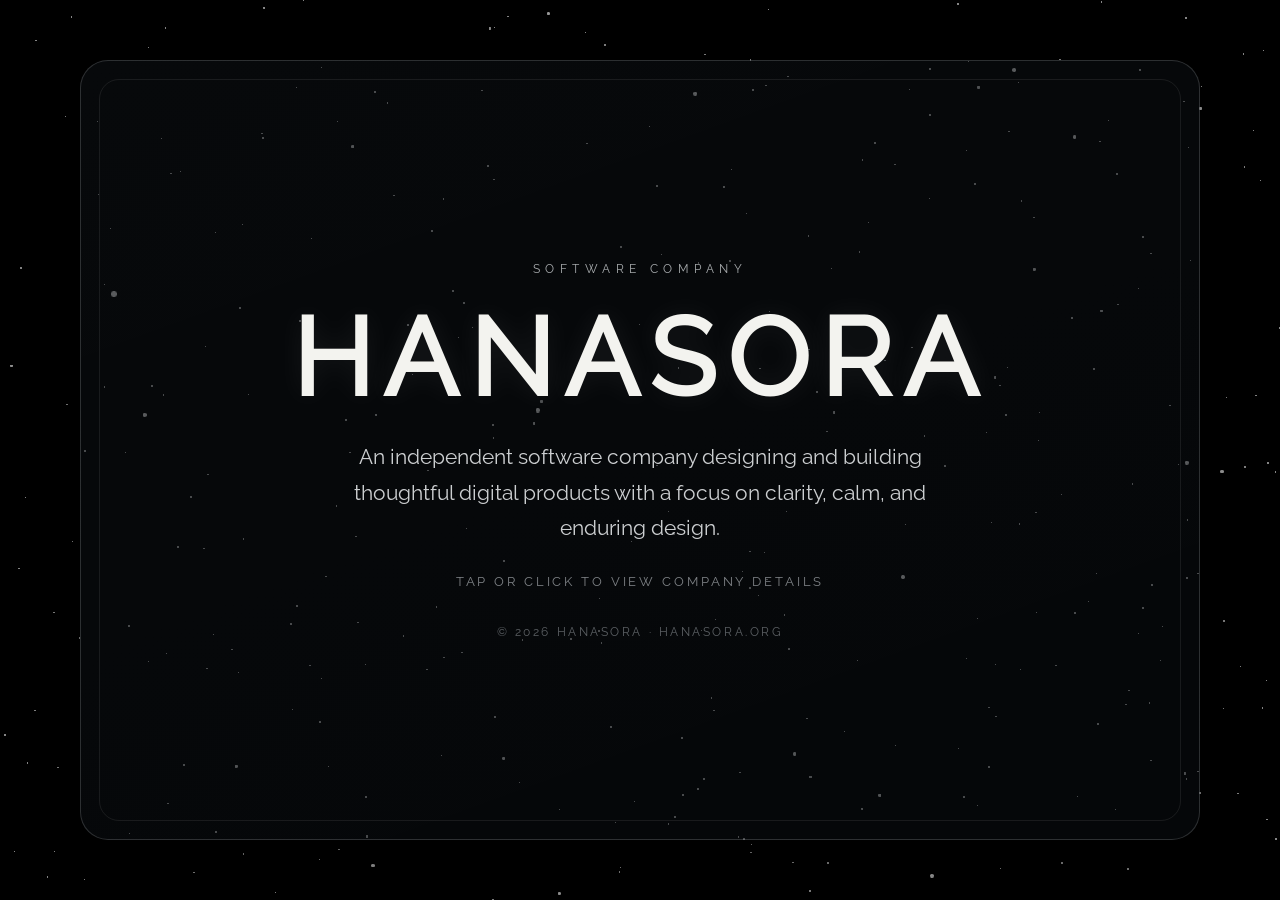
<file: index.html>
<!DOCTYPE html>
<html lang="en">
  <head>
    <meta charset="UTF-8" />
    <meta
      name="viewport"
      content="width=device-width, initial-scale=1, maximum-scale=1"
    />
    <meta
      name="description"
      content="Hanasora is an independent software company designing and building thoughtful digital products and applications, with a focus on clarity, craft, and enduring design."
    />
    <meta name="theme-color" content="#050608" />
    <meta name="author" content="Hanasora" />
    <link rel="canonical" href="https://hanasora.org/" />

    <meta property="og:type" content="website" />
    <meta property="og:site_name" content="Hanasora" />
    <meta property="og:title" content="Hanasora — Software company" />
    <meta
      property="og:description"
      content="An independent software company designing and building thoughtful digital products and applications."
    />
    <meta property="og:url" content="https://hanasora.org/" />
    <meta name="twitter:card" content="summary" />
    <meta name="twitter:title" content="Hanasora — Software company" />
    <meta
      name="twitter:description"
      content="An independent software company designing and building thoughtful digital products and applications."
    />

    <link rel="icon" type="image/png" href="static/img/star.png" />
    <link rel="apple-touch-icon" href="static/img/star.png" />

    <title>Hanasora — Software company</title>
    <link rel="stylesheet" type="text/css" href="static/css/index.css" />
    <link rel="stylesheet" type="text/css" href="static/css/raleway.css" />
    <script src="static/js/three.min.js"></script>
  </head>
  <body id="body">
    <main class="site-shell">
      <section id="flip-card" class="flip-card" aria-label="Hanasora company profile">
        <div id="flip-card-inner" class="flip-card-inner">
          <article
            id="flip-card-front"
            class="flip-card-front"
            tabindex="0"
            role="button"
            aria-label="Open Hanasora company information"
          >
            <div class="hero-mark">
              <p class="eyebrow">Software company</p>
              <h1 id="heading" class="heading">HANASORA</h1>
              <p class="hero-copy">
                An independent software company designing and building
                thoughtful digital products with a focus on clarity, calm, and
                enduring design.
              </p>
              <p class="hero-hint">Tap or click to view company details</p>
              <p class="card-meta">© 2026 Hanasora · hanasora.org</p>
            </div>
          </article>

          <article id="flip-card-back" class="flip-card-back">
            <div class="panel">
              <header class="panel-header">
                <div>
                  <p class="eyebrow">Company overview</p>
                  <h2 class="panel-title">HANASORA</h2>
                </div>
                <button
                  id="close-card"
                  class="ghost-button"
                  type="button"
                  aria-label="Close company information"
                >
                  Close
                </button>
              </header>

              <nav class="panel-nav" aria-label="Company sections">
                <a href="#about" class="nav-pill">About</a>
                <a href="#services" class="nav-pill">What we do</a>
                <a href="#approach" class="nav-pill">Approach</a>
                <a href="#contact" class="nav-pill">Contact</a>
                <a href="privacy.html" class="nav-pill">Privacy</a>
              </nav>

              <div class="panel-grid">
                <section id="about" class="info-card info-card-wide">
                  <h3>About</h3>
                  <p>
                    Hanasora is an independent software company developing
                    digital products and applications across a range of
                    projects. We work end to end — from concept and design
                    through engineering, release, and ongoing refinement.
                  </p>
                  <p>
                    Our work spans consumer and project-based software, united
                    by a single goal: building tools that are considered,
                    dependable, and a pleasure to use.
                  </p>
                </section>

                <section id="services" class="info-card">
                  <h3>What we do</h3>
                  <ul>
                    <li>Design and develop software applications</li>
                    <li>Shape product identities and user experiences</li>
                    <li>Engineer reliable, maintainable systems</li>
                    <li>Support and improve products over time</li>
                  </ul>
                </section>

                <section id="approach" class="info-card">
                  <h3>Approach</h3>
                  <p>
                    Our design language draws on Scandinavian and Japanese
                    traditions: simplicity, restraint, utility, and respect for
                    detail.
                  </p>
                  <p>
                    We favour software that feels clean and calm — easy to
                    understand, quiet in use, and built to last.
                  </p>
                </section>

                <section class="info-card">
                  <h3>Principles</h3>
                  <ul>
                    <li>Human-centered product thinking</li>
                    <li>Careful interface design and visual consistency</li>
                    <li>Privacy and trust by default</li>
                    <li>Long-term maintainability and refinement</li>
                  </ul>
                </section>

                <section class="info-card">
                  <h3>Company</h3>
                  <p>
                    Hanasora operates as an independent software company,
                    developing and maintaining its products and related digital
                    services.
                  </p>
                  <p class="fine-print">
                    Product-specific information may be provided on dedicated
                    product pages where applicable.
                  </p>
                </section>

                <section id="contact" class="info-card info-card-wide">
                  <h3>Contact</h3>
                  <p>
                    For support, business inquiries, or partnership-related
                    communication, please reach us by email.
                  </p>
                  <p class="contact-line">
                    <a href="mailto:mail@hanasora.org">mail@hanasora.org</a>
                  </p>
                </section>
              </div>

              <footer class="panel-footer">
                <span>© 2026 Hanasora</span>
                <span class="panel-footer-links">
                  <a href="mailto:mail@hanasora.org">mail@hanasora.org</a>
                  <a href="privacy.html">Privacy</a>
                </span>
              </footer>
            </div>
          </article>
        </div>
      </section>
    </main>

    <script>
      const flipCard = document.getElementById("flip-card");
      const frontCard = document.getElementById("flip-card-front");
      const closeCard = document.getElementById("close-card");

      function openCard() {
        flipCard.classList.add("turn");
      }

      function closePanel() {
        flipCard.classList.remove("turn");
      }

      frontCard.addEventListener("click", openCard);
      frontCard.addEventListener("keydown", function (event) {
        if (event.key === "Enter" || event.key === " ") {
          event.preventDefault();
          openCard();
        }
      });

      closeCard.addEventListener("click", closePanel);

      document.addEventListener("click", function (event) {
        if (!flipCard.classList.contains("turn")) return;
        if (!event.target.closest(".panel") && !event.target.closest(".hero-mark")) {
          closePanel();
        }
      });

      function updateOrientation() {
        const vw = Math.max(document.documentElement.clientWidth || 0, window.innerWidth || 0);
        const vh = Math.max(document.documentElement.clientHeight || 0, window.innerHeight || 0);
        document.body.style.width = vw + "px";
        document.body.style.height = vh + "px";

        if (window.camera && window.renderer) {
          camera.aspect = vw / vh;
          camera.updateProjectionMatrix();
          renderer.setSize(vw, vh);
        }
      }

      window.addEventListener("orientationchange", updateOrientation, false);
      window.addEventListener("resize", updateOrientation, false);
    </script>
    <script src="static/js/stars.js"></script>
  </body>
</html>
</file>
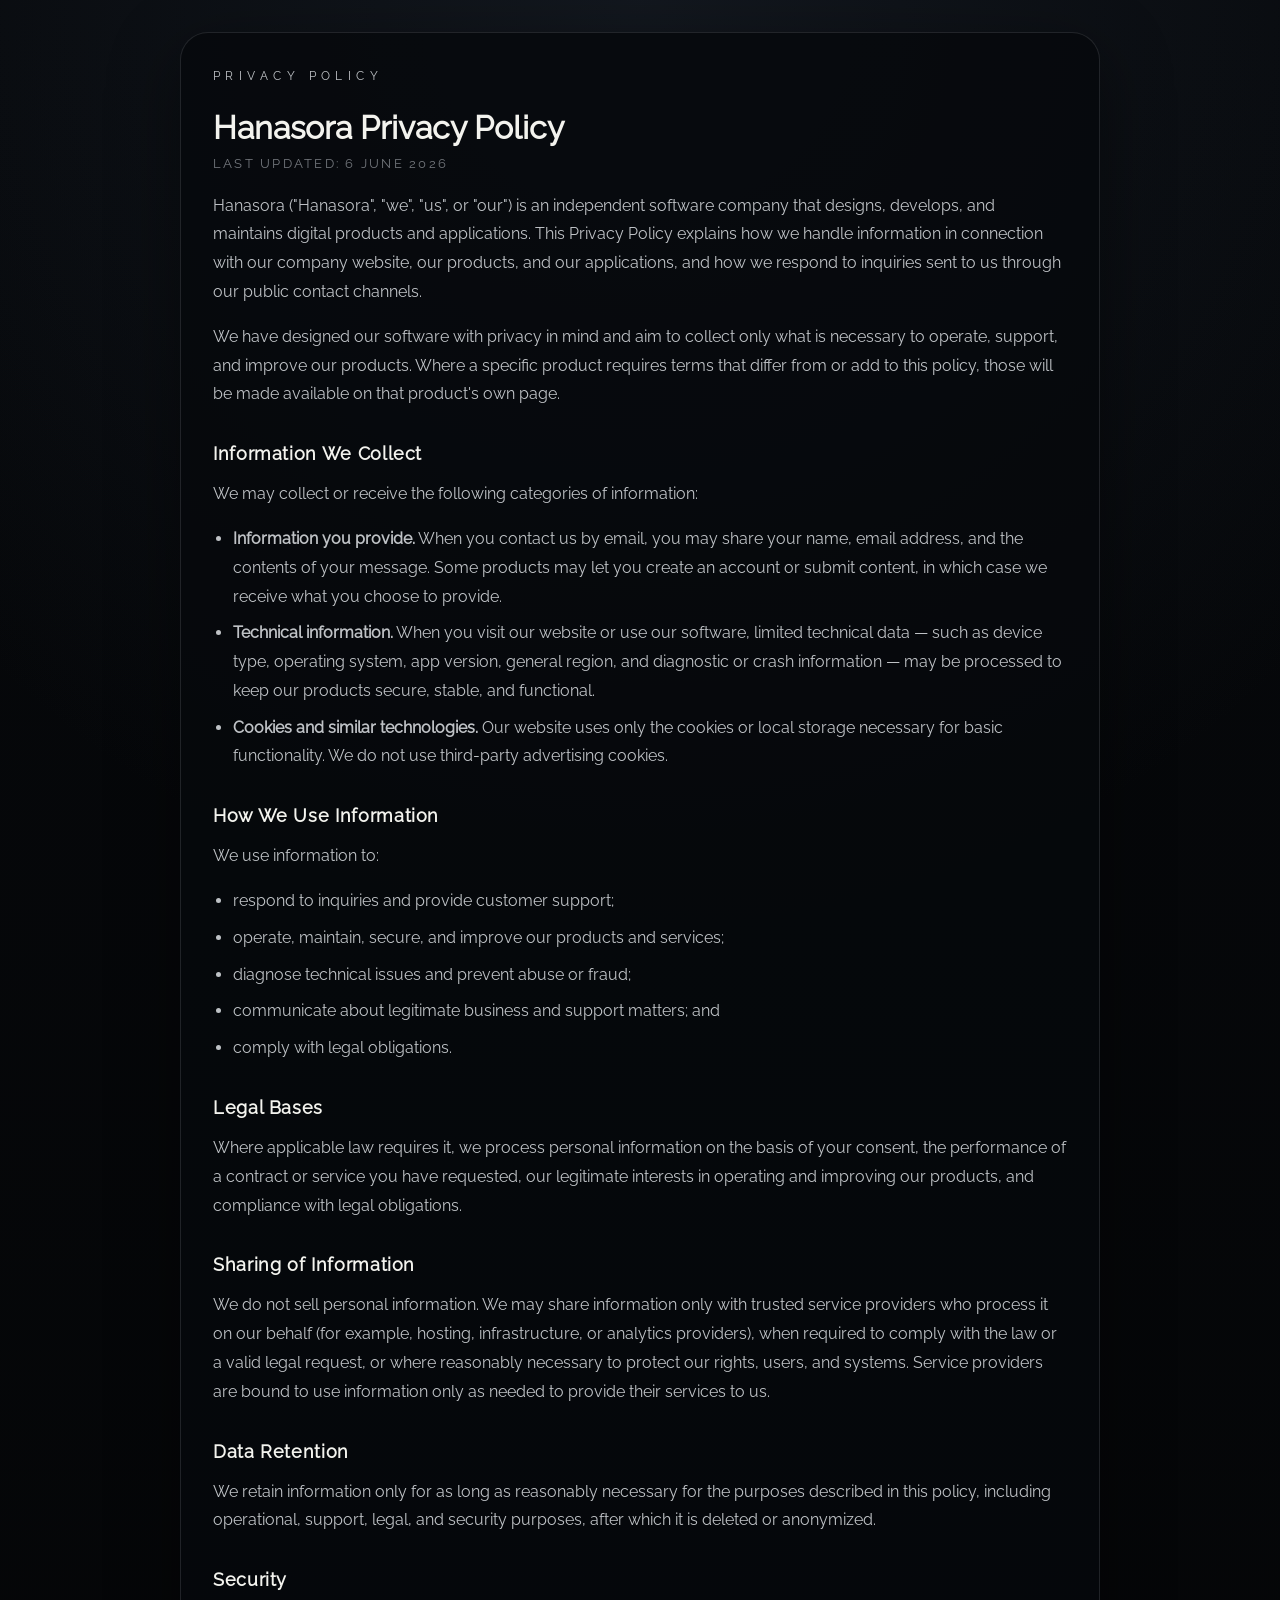
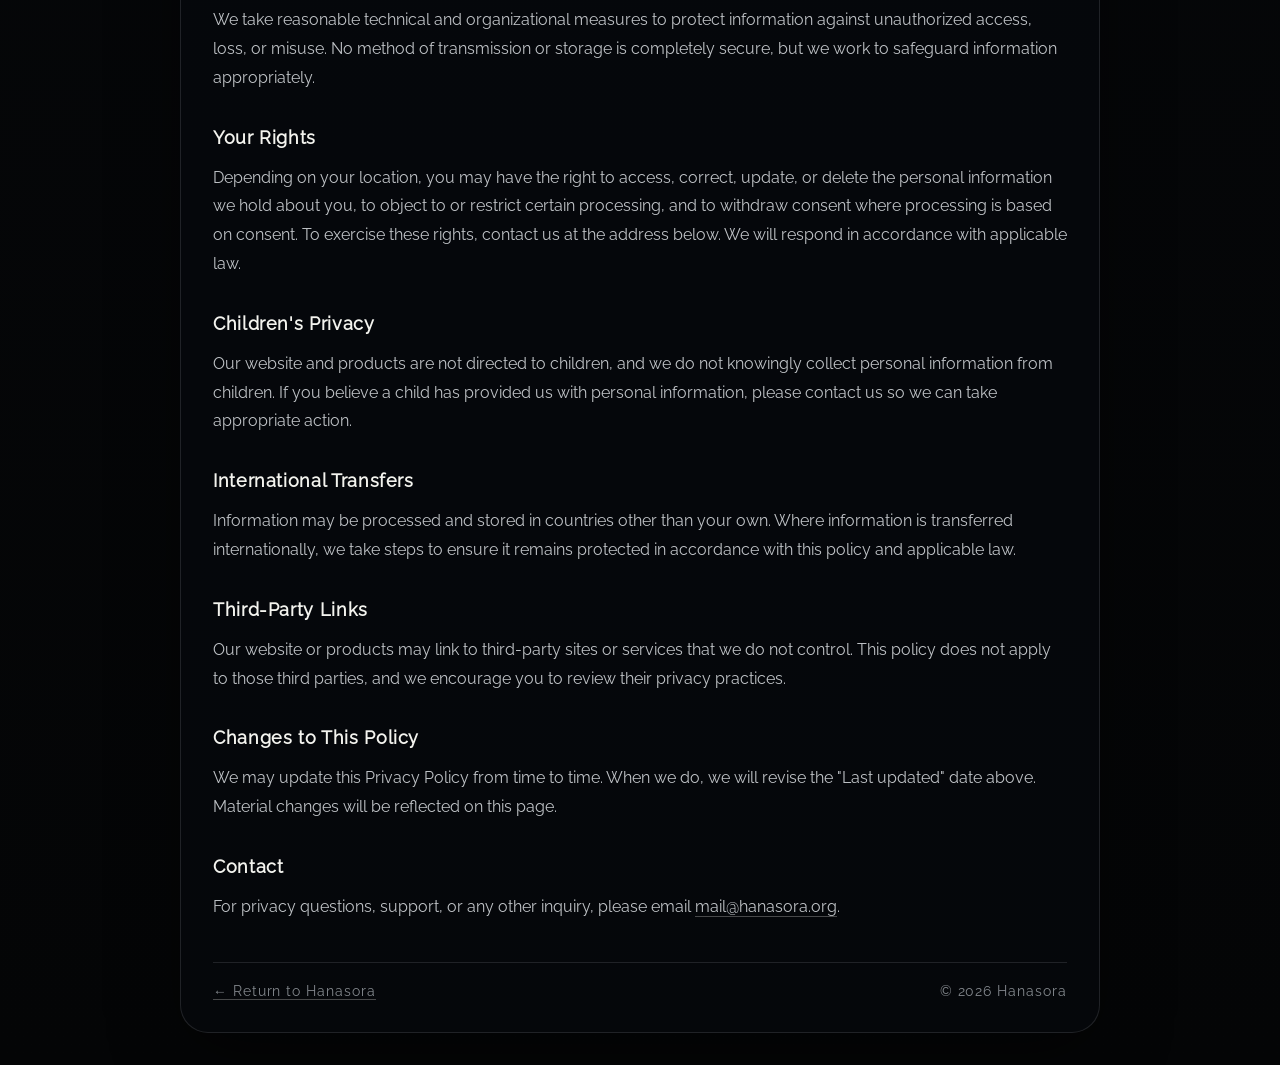
<file: privacy.html>
<!DOCTYPE html>
<html lang="en">
  <head>
    <meta charset="UTF-8" />
    <meta
      name="viewport"
      content="width=device-width, initial-scale=1, maximum-scale=1"
    />
    <meta
      name="description"
      content="Privacy policy for Hanasora — how we handle information across our company website, products, and applications."
    />
    <meta name="theme-color" content="#050608" />
    <link rel="canonical" href="https://hanasora.org/privacy.html" />
    <link rel="icon" type="image/png" href="static/img/star.png" />
    <link rel="apple-touch-icon" href="static/img/star.png" />
    <title>Hanasora — Privacy Policy</title>
    <link rel="stylesheet" type="text/css" href="static/css/index.css" />
    <link rel="stylesheet" type="text/css" href="static/css/raleway.css" />
  </head>
  <body class="privacy-page">
    <main class="privacy-wrapper">
      <p class="eyebrow">Privacy policy</p>
      <h1>Hanasora Privacy Policy</h1>
      <p class="doc-meta">Last updated: 6 June 2026</p>

      <p>
        Hanasora ("Hanasora", "we", "us", or "our") is an independent software
        company that designs, develops, and maintains digital products and
        applications. This Privacy Policy explains how we handle information in
        connection with our company website, our products, and our
        applications, and how we respond to inquiries sent to us through our
        public contact channels.
      </p>
      <p>
        We have designed our software with privacy in mind and aim to collect
        only what is necessary to operate, support, and improve our products.
        Where a specific product requires terms that differ from or add to this
        policy, those will be made available on that product's own page.
      </p>

      <h2>Information We Collect</h2>
      <p>We may collect or receive the following categories of information:</p>
      <ul>
        <li>
          <strong>Information you provide.</strong> When you contact us by
          email, you may share your name, email address, and the contents of
          your message. Some products may let you create an account or submit
          content, in which case we receive what you choose to provide.
        </li>
        <li>
          <strong>Technical information.</strong> When you visit our website or
          use our software, limited technical data — such as device type,
          operating system, app version, general region, and diagnostic or
          crash information — may be processed to keep our products secure,
          stable, and functional.
        </li>
        <li>
          <strong>Cookies and similar technologies.</strong> Our website uses
          only the cookies or local storage necessary for basic functionality.
          We do not use third-party advertising cookies.
        </li>
      </ul>

      <h2>How We Use Information</h2>
      <p>We use information to:</p>
      <ul>
        <li>respond to inquiries and provide customer support;</li>
        <li>operate, maintain, secure, and improve our products and services;</li>
        <li>diagnose technical issues and prevent abuse or fraud;</li>
        <li>communicate about legitimate business and support matters; and</li>
        <li>comply with legal obligations.</li>
      </ul>

      <h2>Legal Bases</h2>
      <p>
        Where applicable law requires it, we process personal information on the
        basis of your consent, the performance of a contract or service you have
        requested, our legitimate interests in operating and improving our
        products, and compliance with legal obligations.
      </p>

      <h2>Sharing of Information</h2>
      <p>
        We do not sell personal information. We may share information only with
        trusted service providers who process it on our behalf (for example,
        hosting, infrastructure, or analytics providers), when required to
        comply with the law or a valid legal request, or where reasonably
        necessary to protect our rights, users, and systems. Service providers
        are bound to use information only as needed to provide their services to
        us.
      </p>

      <h2>Data Retention</h2>
      <p>
        We retain information only for as long as reasonably necessary for the
        purposes described in this policy, including operational, support,
        legal, and security purposes, after which it is deleted or anonymized.
      </p>

      <h2>Security</h2>
      <p>
        We take reasonable technical and organizational measures to protect
        information against unauthorized access, loss, or misuse. No method of
        transmission or storage is completely secure, but we work to safeguard
        information appropriately.
      </p>

      <h2>Your Rights</h2>
      <p>
        Depending on your location, you may have the right to access, correct,
        update, or delete the personal information we hold about you, to object
        to or restrict certain processing, and to withdraw consent where
        processing is based on consent. To exercise these rights, contact us at
        the address below. We will respond in accordance with applicable law.
      </p>

      <h2>Children's Privacy</h2>
      <p>
        Our website and products are not directed to children, and we do not
        knowingly collect personal information from children. If you believe a
        child has provided us with personal information, please contact us so we
        can take appropriate action.
      </p>

      <h2>International Transfers</h2>
      <p>
        Information may be processed and stored in countries other than your
        own. Where information is transferred internationally, we take steps to
        ensure it remains protected in accordance with this policy and
        applicable law.
      </p>

      <h2>Third-Party Links</h2>
      <p>
        Our website or products may link to third-party sites or services that
        we do not control. This policy does not apply to those third parties,
        and we encourage you to review their privacy practices.
      </p>

      <h2>Changes to This Policy</h2>
      <p>
        We may update this Privacy Policy from time to time. When we do, we will
        revise the "Last updated" date above. Material changes will be reflected
        on this page.
      </p>

      <h2>Contact</h2>
      <p>
        For privacy questions, support, or any other inquiry, please email
        <a href="mailto:mail@hanasora.org">mail@hanasora.org</a>.
      </p>

      <footer class="privacy-footer">
        <a href="index.html">← Return to Hanasora</a>
        <span>© 2026 Hanasora</span>
      </footer>
    </main>
  </body>
</html>
</file>
<file: static/css/index.css>
html,
body {
  margin: 0;
  width: 100%;
  min-height: 100%;
  overflow: hidden;
  background: #040506;
}

* {
  box-sizing: border-box;
}

body {
  position: relative;
  min-height: 100vh;
  min-height: 100dvh;
  font-family: "Raleway", sans-serif;
  color: #f2f2ec;
  background:
    radial-gradient(circle at top, rgba(58, 72, 92, 0.24), transparent 34%),
    linear-gradient(180deg, #06080b 0%, #040506 100%);
  display: flex;
  justify-content: center;
  align-items: center;
}

canvas {
  position: fixed;
  inset: 0;
  z-index: 0;
}

a {
  color: inherit;
}

.site-shell {
  position: relative;
  z-index: 1;
  width: min(1120px, calc(100vw - 32px));
  width: min(1120px, calc(100dvw - 32px));
  height: min(780px, calc(100vh - 32px));
  height: min(780px, calc(100dvh - 32px));
  display: flex;
  justify-content: center;
  align-items: center;
}

.flip-card {
  width: min(1120px, 100%);
  height: min(780px, 100%);
  perspective: 1400px;
}

.flip-card-inner {
  position: relative;
  width: 100%;
  height: 100%;
  transition: transform 0.9s cubic-bezier(0.22, 1, 0.36, 1);
  transform-style: preserve-3d;
}

.turn .flip-card-inner {
  transform: rotateY(180deg);
}

.flip-card-front,
.flip-card-back {
  position: absolute;
  inset: 0;
  -webkit-backface-visibility: hidden;
  backface-visibility: hidden;
  border: 1px solid rgba(221, 225, 230, 0.18);
  border-radius: 28px;
  overflow: hidden;
  box-shadow: 0 24px 90px rgba(0, 0, 0, 0.45);
}

.flip-card-front {
  display: flex;
  align-items: center;
  justify-content: center;
  padding: 48px;
  background:
    linear-gradient(160deg, rgba(255, 255, 255, 0.02), rgba(255, 255, 255, 0.01)),
    rgba(5, 8, 12, 0.5);
  cursor: pointer;
}

.flip-card-front::before {
  content: "";
  position: absolute;
  inset: 18px;
  border: 1px solid rgba(255, 255, 255, 0.08);
  border-radius: 20px;
  pointer-events: none;
}

.flip-card-back {
  transform: rotateY(180deg);
  background:
    linear-gradient(180deg, rgba(5, 8, 12, 0.9), rgba(8, 10, 14, 0.94)),
    rgba(0, 0, 0, 0.78);
}

.hero-mark {
  position: relative;
  width: min(760px, 100%);
  text-align: center;
  display: flex;
  flex-direction: column;
  gap: 18px;
  align-items: center;
}

.eyebrow {
  margin: 0;
  font-size: 0.78rem;
  letter-spacing: 0.34rem;
  text-transform: uppercase;
  color: rgba(232, 236, 239, 0.72);
}

.heading {
  margin: 0;
  font-size: clamp(3.1rem, 9vw, 6.8rem);
  letter-spacing: 0.72rem;
  text-transform: uppercase;
  color: #f3f3ef;
  text-shadow: 0 0 28px rgba(255, 255, 255, 0.08);
}

.hero-copy {
  max-width: 640px;
  margin: 0;
  font-size: clamp(1rem, 2vw, 1.3rem);
  line-height: 1.7;
  color: rgba(236, 239, 241, 0.86);
}

.hero-hint {
  margin: 10px 0 0;
  font-size: 0.82rem;
  letter-spacing: 0.18rem;
  text-transform: uppercase;
  color: rgba(199, 204, 209, 0.62);
}

.card-meta {
  margin: 18px 0 0;
  font-size: 0.74rem;
  letter-spacing: 0.16rem;
  text-transform: uppercase;
  color: rgba(178, 184, 190, 0.5);
}

.panel {
  position: relative;
  height: 100%;
  padding: 32px;
  display: flex;
  flex-direction: column;
  gap: 22px;
  overflow: auto;
}

.panel-footer {
  display: flex;
  flex-wrap: wrap;
  align-items: center;
  justify-content: space-between;
  gap: 10px;
  margin-top: 4px;
  padding-top: 18px;
  border-top: 1px solid rgba(225, 230, 235, 0.1);
  font-size: 0.82rem;
  letter-spacing: 0.06rem;
  color: rgba(196, 202, 208, 0.66);
}

.panel-footer-links {
  display: flex;
  gap: 18px;
}

.panel-footer a {
  text-decoration: none;
  color: rgba(228, 232, 236, 0.82);
  border-bottom: 1px solid rgba(244, 245, 239, 0.22);
}

.panel-footer a:hover {
  color: #f3f3ee;
}

.panel-header {
  display: flex;
  align-items: flex-start;
  justify-content: space-between;
  gap: 16px;
}

.panel-title {
  margin: 6px 0 0;
  font-size: clamp(1.8rem, 3vw, 2.8rem);
  letter-spacing: 0.28rem;
  text-transform: uppercase;
  color: #f4f3ec;
}

.ghost-button {
  appearance: none;
  border: 1px solid rgba(232, 237, 241, 0.22);
  background: rgba(255, 255, 255, 0.03);
  color: #f3f3ee;
  border-radius: 999px;
  padding: 10px 16px;
  font: inherit;
  letter-spacing: 0.08rem;
  cursor: pointer;
}

.ghost-button:hover {
  background: rgba(255, 255, 255, 0.08);
}

.panel-nav {
  display: flex;
  flex-wrap: wrap;
  gap: 10px;
}

.nav-pill {
  text-decoration: none;
  border: 1px solid rgba(225, 230, 235, 0.16);
  color: rgba(243, 243, 238, 0.92);
  padding: 10px 14px;
  border-radius: 999px;
  font-size: 0.92rem;
  background: rgba(255, 255, 255, 0.035);
}

.nav-pill:hover {
  background: rgba(255, 255, 255, 0.08);
}

.panel-grid {
  display: grid;
  grid-template-columns: repeat(2, minmax(0, 1fr));
  gap: 16px;
}

.info-card {
  background: rgba(255, 255, 255, 0.04);
  border: 1px solid rgba(230, 235, 239, 0.09);
  border-radius: 22px;
  padding: 22px;
  backdrop-filter: blur(6px);
}

.info-card-wide {
  grid-column: span 2;
}

.info-card h3 {
  margin: 0 0 12px;
  font-size: 1rem;
  letter-spacing: 0.14rem;
  text-transform: uppercase;
  color: #f0f2eb;
}

.info-card p,
.info-card li {
  color: rgba(233, 237, 240, 0.82);
  line-height: 1.75;
  font-size: 0.98rem;
}

.info-card p {
  margin: 0 0 12px;
}

.info-card ul {
  margin: 0;
  padding-left: 18px;
}

.contact-line {
  margin-top: 4px;
  font-size: 1.05rem;
  letter-spacing: 0.06rem;
}

.contact-line a {
  text-decoration: none;
  border-bottom: 1px solid rgba(244, 245, 239, 0.3);
}

.fine-print {
  margin-bottom: 0;
  color: rgba(201, 207, 212, 0.7);
  font-size: 0.9rem;
}

.privacy-page {
  display: block;
  min-height: 100vh;
  min-height: 100dvh;
  overflow: auto;
  scrollbar-width: none;
  -ms-overflow-style: none;
}

.privacy-page::-webkit-scrollbar {
  display: none;
}

.privacy-wrapper {
  position: relative;
  z-index: 1;
  width: min(920px, calc(100vw - 32px));
  margin: 32px auto;
  background: rgba(6, 9, 13, 0.84);
  border: 1px solid rgba(224, 230, 234, 0.12);
  border-radius: 28px;
  padding: 32px;
  box-shadow: 0 20px 70px rgba(0, 0, 0, 0.42);
}

html:has(.privacy-page),
html:has(.privacy-page) body {
  overflow: auto;
  height: auto;
  min-height: 100vh;
  min-height: 100dvh;
  scrollbar-width: none;
  -ms-overflow-style: none;
}

html:has(.privacy-page)::-webkit-scrollbar,
html:has(.privacy-page) body::-webkit-scrollbar {
  display: none;
}

.privacy-wrapper h1,
.privacy-wrapper h2 {
  color: #f3f3ee;
}

.privacy-wrapper p,
.privacy-wrapper li {
  color: rgba(232, 236, 239, 0.82);
  line-height: 1.8;
}

.privacy-wrapper a {
  text-decoration: none;
  border-bottom: 1px solid rgba(244, 245, 239, 0.28);
}

.privacy-wrapper h1 {
  margin-bottom: 6px;
}

.privacy-wrapper h2 {
  margin-top: 34px;
  font-size: 1.12rem;
  letter-spacing: 0.04rem;
}

.privacy-wrapper ul {
  padding-left: 20px;
}

.privacy-wrapper li {
  margin-bottom: 8px;
}

.doc-meta {
  margin-top: 0;
  font-size: 0.82rem;
  letter-spacing: 0.14rem;
  text-transform: uppercase;
  color: rgba(186, 192, 198, 0.6) !important;
}

.privacy-footer {
  display: flex;
  flex-wrap: wrap;
  align-items: center;
  justify-content: space-between;
  gap: 10px;
  margin-top: 40px;
  padding-top: 20px;
  border-top: 1px solid rgba(225, 230, 235, 0.12);
  font-size: 0.86rem;
  letter-spacing: 0.06rem;
  color: rgba(196, 202, 208, 0.66);
}

@media (max-width: 840px) {
  html,
  body {
    overflow: auto;
  }

  .site-shell {
    width: 100%;
    height: auto;
    min-height: 100vh;
    min-height: 100dvh;
    padding: 16px;
  }

  .flip-card,
  .flip-card-front,
  .flip-card-back {
    min-height: calc(100vh - 32px);
    min-height: calc(100dvh - 32px);
  }

  .flip-card-front {
    padding: 28px;
  }

  .panel {
    padding: 22px;
  }

  .panel-grid {
    grid-template-columns: 1fr;
  }

  .info-card-wide {
    grid-column: span 1;
  }

  .heading {
    letter-spacing: 0.4rem;
  }
}
</file>
<file: static/css/raleway.css>
@font-face {
  font-family: 'Raleway';
  font-style: normal;
  font-weight: 400;
  font-display: swap;
  src: url('../ttf/raleway.ttf') format('truetype');
}
</file>
